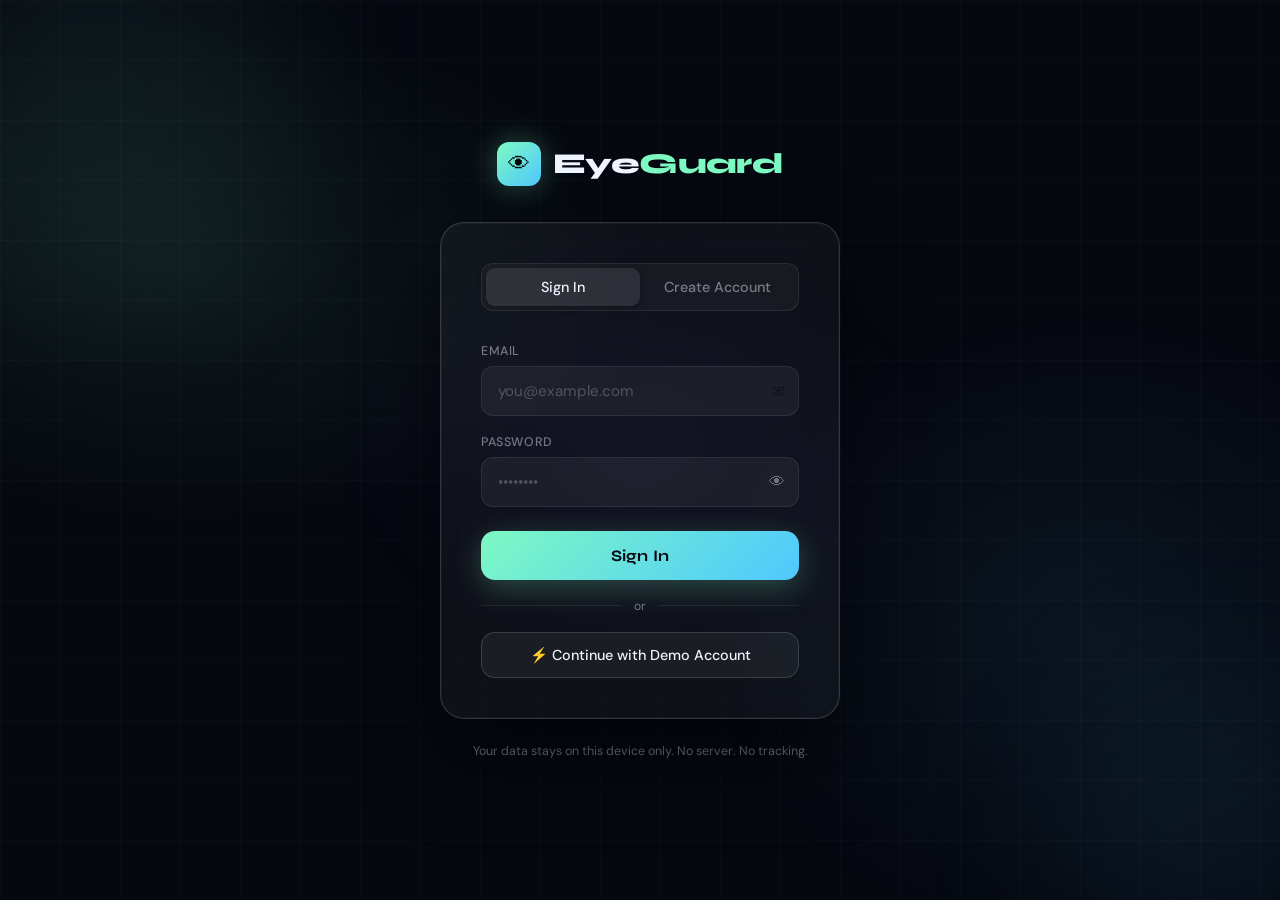
<file: index.html>
<!DOCTYPE html>
<html lang="en">
<head>
  <meta charset="UTF-8"/>
  <meta name="viewport" content="width=device-width, initial-scale=1.0"/>
  <title>EyeGuard — Dashboard</title>
  <link href="https://fonts.googleapis.com/css2?family=Syne:wght@400;600;700;800&family=DM+Sans:ital,wght@0,300;0,400;0,500;1,300&display=swap" rel="stylesheet"/>
  <link rel="stylesheet" href="style.css"/>
</head>
<body>
  <div class="bg-scene"></div>
  <div class="grid-lines"></div>
  <div class="orb orb1"></div>
  <div class="orb orb2"></div>
 
  <!-- Sidebar -->
  <aside class="sidebar">
    <div class="sidebar-logo">
      <div class="eye-icon-sm">👁</div>
      <span class="logo-text">Eye<b>Guard</b></span>
    </div>
 
    <nav class="sidebar-nav">
      <a class="nav-item active" href="#" data-page="dashboard">
        <span class="nav-icon">◉</span> Dashboard
      </a>
      <a class="nav-item" href="#" data-page="history">
        <span class="nav-icon">◈</span> History
      </a>
      <a class="nav-item" href="#" data-page="settings">
        <span class="nav-icon">◎</span> Settings
      </a>
    </nav>
 
    <div class="sidebar-user">
      <div class="avatar" id="user-avatar">?</div>
      <div class="user-info">
        <div class="user-name" id="user-name">Loading...</div>
        <div class="user-email" id="user-email"></div>
      </div>
      <button class="logout-btn" onclick="logout()" title="Sign out">⏻</button>
    </div>
  </aside>
 
  <!-- Main -->
  <main class="main">
 
    <!-- Top Bar -->
    <div class="topbar">
      <div class="topbar-left">
        <div class="page-title">Live Monitor</div>
        <div class="session-chip" id="session-chip">
          <span class="chip-dot"></span>
          Session: <span id="session-time">00:00:00</span>
        </div>
      </div>
      <div class="topbar-right">
        <div class="api-status" id="api-status">
          <span class="status-dot dot-off"></span> API Disconnected
        </div>
        <button class="btn-monitor" id="toggle-btn" onclick="toggleMonitor()">
          <span id="btn-icon">▶</span>
          <span id="btn-label">Start</span>
        </button>
      </div>
    </div>
 
    <!-- Dashboard Page -->
    <div class="page" id="page-dashboard">
      <div class="dashboard-grid">
 
        <!-- Camera -->
        <div class="glass-card camera-card">
          <div class="card-header">
            <span class="card-label">Live Feed</span>
            <div id="live-badge" class="live-badge live-idle">● IDLE</div>
          </div>
          <div class="video-container">
            <video id="video" autoplay muted playsinline></video>
            <canvas id="canvas" class="hidden-canvas"></canvas>
            <!-- Scan line overlay -->
            <div class="scan-overlay" id="scan-overlay"></div>
            <!-- Corner decorations -->
            <div class="corner tl"></div>
            <div class="corner tr"></div>
            <div class="corner bl"></div>
            <div class="corner br"></div>
            <!-- Eye state pill -->
            <div class="eye-state-pill" id="eye-state-pill">👁 Waiting...</div>
          </div>
          <!-- Mini stats under video -->
          <div class="mini-stats">
            <div class="mini-stat">
              <span class="ms-label">Frames</span>
              <span class="ms-val" id="ms-frames">0</span>
            </div>
            <div class="mini-stat">
              <span class="ms-label">Last scan</span>
              <span class="ms-val" id="ms-last">--</span>
            </div>
            <div class="mini-stat">
              <span class="ms-label">State</span>
              <span class="ms-val" id="ms-state">--</span>
            </div>
          </div>
        </div>
 
        <!-- Right column: metrics + gauge -->
        <div class="right-column">
 
          <!-- Strain Gauge -->
          <div class="glass-card gauge-card">
            <div class="card-header">
              <span class="card-label">Strain Score</span>
              <span class="card-hint" id="strain-hint">—</span>
            </div>
            <div class="gauge-area">
              <svg class="gauge-svg" viewBox="0 0 220 130">
                <defs>
                  <linearGradient id="gGrad" x1="0%" y1="0%" x2="100%" y2="0%">
                    <stop offset="0%"   stop-color="#7DF9C2"/>
                    <stop offset="50%"  stop-color="#FFD166"/>
                    <stop offset="100%" stop-color="#FF6B6B"/>
                  </linearGradient>
                </defs>
                <!-- Track -->
                <path d="M24 110 A88 88 0 0 1 196 110" fill="none" stroke="rgba(255,255,255,0.06)" stroke-width="14" stroke-linecap="round"/>
                <!-- Gradient fill -->
                <path id="gauge-fill" d="M24 110 A88 88 0 0 1 196 110" fill="none" stroke="url(#gGrad)" stroke-width="14" stroke-linecap="round"
                      stroke-dasharray="277" stroke-dashoffset="277" style="transition:stroke-dashoffset 1s cubic-bezier(.4,0,.2,1)"/>
                <!-- Score text -->
                <text id="gauge-num" x="110" y="96" text-anchor="middle" font-family="Syne,sans-serif" font-size="36" font-weight="800" fill="#F0F4FF">0</text>
                <text x="110" y="116" text-anchor="middle" font-family="DM Sans,sans-serif" font-size="10" fill="rgba(240,244,255,0.4)">/100 strain</text>
              </svg>
              <div class="gauge-ticks">
                <span>Low</span><span>Moderate</span><span>High</span>
              </div>
            </div>
          </div>
 
          <!-- 4 Metric Cards -->
          <div class="metrics-grid">
            <div class="metric-card" id="mc-ear">
              <div class="mc-top">
                <span class="mc-label">EAR</span>
                <span class="mc-icon">👁</span>
              </div>
              <div class="mc-value" id="v-ear">—</div>
              <div class="mc-bar-wrap"><div class="mc-bar" id="b-ear"></div></div>
              <div class="mc-sub">Normal &gt; 0.25</div>
            </div>
            <div class="metric-card" id="mc-blink">
              <div class="mc-top">
                <span class="mc-label">Blink Rate</span>
                <span class="mc-icon">✦</span>
              </div>
              <div class="mc-value" id="v-blink">— <small>/min</small></div>
              <div class="mc-bar-wrap"><div class="mc-bar" id="b-blink"></div></div>
              <div class="mc-sub">Normal 15–20/min</div>
            </div>
            <div class="metric-card" id="mc-red">
              <div class="mc-top">
                <span class="mc-label">Redness</span>
                <span class="mc-icon">◈</span>
              </div>
              <div class="mc-value" id="v-red">—%</div>
              <div class="mc-bar-wrap"><div class="mc-bar" id="b-red"></div></div>
              <div class="mc-sub">Normal &lt; 10%</div>
            </div>
            <div class="metric-card" id="mc-pupil">
              <div class="mc-top">
                <span class="mc-label">Pupil</span>
                <span class="mc-icon">◎</span>
              </div>
              <div class="mc-value" id="v-pupil">—</div>
              <div class="mc-bar-wrap"><div class="mc-bar" id="b-pupil"></div></div>
              <div class="mc-sub">Relative ratio</div>
            </div>
          </div>
        </div>
 
        <!-- Suggestions -->
        <div class="glass-card suggestions-card">
          <div class="card-header">
            <span class="card-label">AI Recommendations</span>
            <div class="rag-chips">
              <span class="chip chip-rag">RAG</span>
              <span class="chip chip-lc">LangChain</span>
            </div>
            <button class="refresh-btn" id="refresh-btn" onclick="fetchSuggestions()" disabled>↻ Refresh</button>
          </div>
          <div class="suggestions-body" id="suggestions-body">
            <div class="suggest-placeholder">
              <div class="suggest-icon">🧠</div>
              <p>Start monitoring to receive AI-powered eye health recommendations based on your real-time metrics.</p>
            </div>
          </div>
        </div>
 
      </div>
    </div>
 
    <!-- History Page -->
    <div class="page hidden" id="page-history">
      <div class="glass-card" style="padding:40px;">
        <div class="card-label" style="margin-bottom:20px;">Session History</div>
        <div id="history-list"><p style="color:var(--muted);font-size:0.9rem;">No sessions recorded yet. Start monitoring to build your history.</p></div>
      </div>
    </div>
 
    <!-- Settings Page -->
    <div class="page hidden" id="page-settings">
      <div class="glass-card" style="padding:40px;max-width:560px;">
        <div class="card-label" style="margin-bottom:24px;">Settings</div>
        <div class="setting-row">
          <div>
            <div class="setting-title">API Endpoint</div>
            <div class="setting-sub">Your ngrok URL from Google Colab</div>
          </div>
          <input type="text" id="api-input" class="setting-input" placeholder="https://xxxx.ngrok-free.app"/>
        </div>
        <div class="setting-row">
          <div>
            <div class="setting-title">Scan Interval</div>
            <div class="setting-sub">How often to send frames to API</div>
          </div>
          <select class="setting-select" id="interval-select">
            <option value="1000">Every 1s</option>
            <option value="2000" selected>Every 2s</option>
            <option value="3000">Every 3s</option>
            <option value="5000">Every 5s</option>
          </select>
        </div>
        <div class="setting-row">
          <div>
            <div class="setting-title">20-20-20 Reminders</div>
            <div class="setting-sub">Alert every 20 minutes</div>
          </div>
          <label class="toggle-sw">
            <input type="checkbox" id="reminder-toggle" checked/>
            <span class="sw-track"></span>
          </label>
        </div>
        <div class="setting-row">
          <div>
            <div class="setting-title">High Strain Alert</div>
            <div class="setting-sub">Notify when strain score &gt; 70</div>
          </div>
          <label class="toggle-sw">
            <input type="checkbox" id="alert-toggle" checked/>
            <span class="sw-track"></span>
          </label>
        </div>
        <button class="btn-save" onclick="saveSettings()">Save Settings</button>
      </div>
    </div>
 
  </main>
 
  <!-- Toast container -->
  <div id="toasts"></div>
 
  <!-- 20-20-20 Modal -->
  <div class="modal-backdrop hidden" id="modal-backdrop">
    <div class="modal-box">
      <div class="modal-icon">👁</div>
      <div class="modal-title">20-20-20 Break Time!</div>
      <p class="modal-body">You've been working for 20 minutes.<br>Look at something <strong>20 feet away</strong> for <strong>20 seconds</strong> to relax your eye muscles.</p>
      <div class="modal-timer" id="modal-timer">20</div>
      <button class="modal-btn" onclick="closeModal()">Got it, starting now</button>
    </div>
  </div>
 
  <script src="app.js"></script>
</body>
</html>
</file>
<file: style.css>
/* ─── Reset & Tokens ─────────────────────────────────────────────────────── */
*, *::before, *::after { box-sizing: border-box; margin: 0; padding: 0; }

:root {
  --bg:        #060810;
  --surface:   rgba(255,255,255,0.04);
  --surface2:  rgba(255,255,255,0.07);
  --border:    rgba(255,255,255,0.08);
  --border2:   rgba(255,255,255,0.14);
  --accent:    #7DF9C2;
  --accent2:   #4FC8FF;
  --warn:      #FFD166;
  --danger:    #FF6B6B;
  --text:      #F0F4FF;
  --muted:     rgba(240,244,255,0.42);
  --muted2:    rgba(240,244,255,0.22);
  --sidebar-w: 220px;
  --radius:    18px;
  --radius-sm: 12px;
}

html, body { height: 100%; overflow: hidden; }

body {
  font-family: 'DM Sans', sans-serif;
  background: var(--bg);
  color: var(--text);
  display: flex;
}

/* ─── Background ─────────────────────────────────────────────────────────── */
.bg-scene {
  position: fixed; inset: 0; z-index: 0; pointer-events: none;
  background:
    radial-gradient(ellipse 60% 50% at 10% 20%, rgba(125,249,194,0.06) 0%, transparent 60%),
    radial-gradient(ellipse 50% 60% at 90% 80%, rgba(79,200,255,0.06) 0%, transparent 60%),
    radial-gradient(ellipse 40% 40% at 55% 45%, rgba(120,60,255,0.04) 0%, transparent 60%);
}

.grid-lines {
  position: fixed; inset: 0; z-index: 0; pointer-events: none;
  background-image:
    linear-gradient(rgba(255,255,255,0.018) 1px, transparent 1px),
    linear-gradient(90deg, rgba(255,255,255,0.018) 1px, transparent 1px);
  background-size: 60px 60px;
}

.orb {
  position: fixed; border-radius: 50%; filter: blur(90px); z-index: 0;
  pointer-events: none; animation: drift 14s ease-in-out infinite;
}
.orb1 { width: 500px; height: 500px; background: rgba(125,249,194,0.05); top: -150px; left: -150px; animation-delay: 0s; }
.orb2 { width: 400px; height: 400px; background: rgba(79,200,255,0.05); bottom: -120px; right: -120px; animation-delay: -7s; }
@keyframes drift {
  0%,100% { transform: translate(0,0) scale(1); }
  33%      { transform: translate(40px,-25px) scale(1.04); }
  66%      { transform: translate(-25px,40px) scale(0.97); }
}

/* ─── Sidebar ─────────────────────────────────────────────────────────────── */
.sidebar {
  position: relative; z-index: 10;
  width: var(--sidebar-w);
  min-height: 100vh;
  display: flex; flex-direction: column;
  background: rgba(255,255,255,0.03);
  border-right: 1px solid var(--border);
  backdrop-filter: blur(20px);
  padding: 28px 16px;
  flex-shrink: 0;
}

.sidebar-logo {
  display: flex; align-items: center; gap: 10px;
  margin-bottom: 40px; padding: 0 6px;
}

.eye-icon-sm {
  width: 34px; height: 34px;
  background: linear-gradient(135deg, var(--accent), var(--accent2));
  border-radius: 9px;
  display: flex; align-items: center; justify-content: center;
  font-size: 16px;
  box-shadow: 0 0 20px rgba(125,249,194,0.25);
  flex-shrink: 0;
}

.logo-text {
  font-family: 'Syne', sans-serif;
  font-size: 1.1rem;
  font-weight: 700;
  color: var(--text);
}
.logo-text b { color: var(--accent); font-weight: 800; }

.sidebar-nav {
  display: flex; flex-direction: column; gap: 4px;
  flex: 1;
}

.nav-item {
  display: flex; align-items: center; gap: 10px;
  padding: 11px 14px;
  border-radius: var(--radius-sm);
  color: var(--muted);
  text-decoration: none;
  font-size: 0.88rem; font-weight: 500;
  transition: all 0.2s;
  cursor: pointer;
}
.nav-item:hover { background: var(--surface2); color: var(--text); }
.nav-item.active {
  background: rgba(125,249,194,0.1);
  color: var(--accent);
  border: 1px solid rgba(125,249,194,0.18);
}

.nav-icon { font-size: 14px; }

.sidebar-user {
  display: flex; align-items: center; gap: 10px;
  padding: 12px;
  background: var(--surface);
  border-radius: var(--radius-sm);
  border: 1px solid var(--border);
  margin-top: 16px;
}

.avatar {
  width: 34px; height: 34px;
  background: linear-gradient(135deg, var(--accent), var(--accent2));
  border-radius: 50%;
  display: flex; align-items: center; justify-content: center;
  font-family: 'Syne', sans-serif;
  font-weight: 700; font-size: 0.85rem;
  color: #060810;
  flex-shrink: 0;
}

.user-info { flex: 1; min-width: 0; }
.user-name  { font-size: 0.82rem; font-weight: 500; color: var(--text); white-space: nowrap; overflow: hidden; text-overflow: ellipsis; }
.user-email { font-size: 0.7rem; color: var(--muted); white-space: nowrap; overflow: hidden; text-overflow: ellipsis; }

.logout-btn {
  background: none; border: none;
  color: var(--muted); font-size: 14px;
  cursor: pointer; padding: 4px;
  border-radius: 6px;
  transition: color 0.2s, background 0.2s;
  flex-shrink: 0;
}
.logout-btn:hover { color: var(--danger); background: rgba(255,107,107,0.1); }

/* ─── Main ───────────────────────────────────────────────────────────────── */
.main {
  flex: 1; display: flex; flex-direction: column;
  min-height: 100vh; overflow: hidden;
  position: relative; z-index: 5;
}

/* ─── Topbar ─────────────────────────────────────────────────────────────── */
.topbar {
  display: flex; align-items: center; justify-content: space-between;
  padding: 18px 28px;
  border-bottom: 1px solid var(--border);
  background: rgba(6,8,16,0.6);
  backdrop-filter: blur(10px);
  flex-shrink: 0;
}

.topbar-left { display: flex; align-items: center; gap: 20px; }
.topbar-right { display: flex; align-items: center; gap: 14px; }

.page-title {
  font-family: 'Syne', sans-serif;
  font-size: 1.1rem; font-weight: 700;
  color: var(--text);
}

.session-chip {
  display: flex; align-items: center; gap: 7px;
  padding: 5px 12px;
  background: var(--surface);
  border: 1px solid var(--border);
  border-radius: 20px;
  font-size: 0.78rem;
  color: var(--muted);
  font-variant-numeric: tabular-nums;
  font-family: 'DM Mono', monospace;
}

.chip-dot {
  width: 6px; height: 6px; border-radius: 50%;
  background: var(--muted2);
  transition: background 0.3s;
}
.chip-dot.live { background: var(--accent); box-shadow: 0 0 8px var(--accent); animation: pulse 2s infinite; }
@keyframes pulse { 0%,100%{opacity:1} 50%{opacity:.5} }

.api-status {
  display: flex; align-items: center; gap: 7px;
  font-size: 0.75rem; color: var(--muted);
}
.status-dot { width: 7px; height: 7px; border-radius: 50%; }
.dot-off  { background: var(--muted2); }
.dot-on   { background: var(--accent); box-shadow: 0 0 8px var(--accent); animation: pulse 2s infinite; }
.dot-warn { background: var(--warn);   box-shadow: 0 0 8px var(--warn); }

.btn-monitor {
  display: flex; align-items: center; gap: 8px;
  padding: 10px 22px;
  background: linear-gradient(135deg, var(--accent), var(--accent2));
  border: none; border-radius: 12px;
  color: #060810;
  font-family: 'Syne', sans-serif;
  font-size: 0.9rem; font-weight: 700;
  cursor: pointer;
  box-shadow: 0 6px 24px rgba(125,249,194,0.2);
  transition: opacity 0.2s, transform 0.15s, box-shadow 0.2s;
}
.btn-monitor:hover   { opacity: 0.88; transform: translateY(-1px); box-shadow: 0 10px 32px rgba(125,249,194,0.3); }
.btn-monitor:active  { transform: none; }
.btn-monitor.stop    { background: linear-gradient(135deg, #FF6B6B, #FF8E53); box-shadow: 0 6px 24px rgba(255,107,107,0.2); }

/* ─── Pages ──────────────────────────────────────────────────────────────── */
.page { flex: 1; overflow-y: auto; padding: 24px 28px; }
.page.hidden { display: none !important; }

/* ─── Dashboard Grid ─────────────────────────────────────────────────────── */
.dashboard-grid {
  display: grid;
  grid-template-columns: 1fr 1fr;
  grid-template-rows: auto auto;
  gap: 18px;
}

/* ─── Glass Card ─────────────────────────────────────────────────────────── */
.glass-card {
  background: rgba(255,255,255,0.03);
  backdrop-filter: blur(20px);
  -webkit-backdrop-filter: blur(20px);
  border: 1px solid var(--border2);
  border-radius: var(--radius);
  padding: 22px;
  box-shadow: 0 0 0 1px rgba(255,255,255,0.02) inset, 0 20px 60px rgba(0,0,0,0.3);
}

.card-header {
  display: flex; align-items: center; gap: 10px;
  margin-bottom: 16px; flex-wrap: wrap;
}

.card-label {
  font-size: 0.72rem;
  font-weight: 600;
  text-transform: uppercase;
  letter-spacing: 0.1em;
  color: var(--muted);
}

.card-hint { margin-left: auto; font-size: 0.78rem; color: var(--muted); }

/* ─── Camera Card ───────────────────────────────────────────────────────── */
.camera-card { grid-column: 1; grid-row: 1; }

.video-container {
  position: relative;
  background: #000;
  border-radius: 12px;
  overflow: hidden;
  aspect-ratio: 4/3;
}

video {
  width: 100%; height: 100%;
  object-fit: cover;
  display: block;
  transform: scaleX(-1); /* MIRROR */
}

.hidden-canvas { display: none; }

/* Scan line animation */
.scan-overlay {
  position: absolute; inset: 0;
  pointer-events: none;
  background: linear-gradient(
    to bottom,
    transparent 0%,
    rgba(125,249,194,0.04) 49%,
    rgba(125,249,194,0.08) 50%,
    transparent 51%
  );
  background-size: 100% 8px;
  opacity: 0;
  transition: opacity 0.4s;
}
.scan-overlay.active { opacity: 1; animation: scanMove 3s linear infinite; }
@keyframes scanMove { from{background-position:0 0} to{background-position:0 100%} }

/* Corner brackets */
.corner {
  position: absolute; width: 20px; height: 20px;
  border-color: var(--accent); border-style: solid;
  opacity: 0.6;
}
.corner.tl { top: 10px; left: 10px;  border-width: 2px 0 0 2px; border-radius: 3px 0 0 0; }
.corner.tr { top: 10px; right: 10px; border-width: 2px 2px 0 0; border-radius: 0 3px 0 0; }
.corner.bl { bottom: 10px; left: 10px;  border-width: 0 0 2px 2px; border-radius: 0 0 0 3px; }
.corner.br { bottom: 10px; right: 10px; border-width: 0 2px 2px 0; border-radius: 0 0 3px 0; }

.eye-state-pill {
  position: absolute; bottom: 10px; left: 50%; transform: translateX(-50%);
  background: rgba(6,8,16,0.75);
  backdrop-filter: blur(10px);
  border: 1px solid var(--border2);
  border-radius: 20px;
  padding: 5px 14px;
  font-size: 0.75rem;
  color: var(--text);
  white-space: nowrap;
}

.live-badge {
  margin-left: auto;
  padding: 4px 10px;
  border-radius: 20px;
  font-size: 0.68rem; font-weight: 700; letter-spacing: 0.06em;
}
.live-idle    { background: rgba(255,255,255,0.06); color: var(--muted); }
.live-active  { background: rgba(125,249,194,0.12); color: var(--accent); border: 1px solid rgba(125,249,194,0.25); }
.live-warn    { background: rgba(255,209,102,0.12); color: var(--warn);   border: 1px solid rgba(255,209,102,0.25); }
.live-danger  { background: rgba(255,107,107,0.12); color: var(--danger); border: 1px solid rgba(255,107,107,0.25); }

.mini-stats {
  display: flex; gap: 0;
  border-top: 1px solid var(--border);
  margin-top: 14px;
}
.mini-stat {
  flex: 1; text-align: center; padding: 10px 6px;
  border-right: 1px solid var(--border);
}
.mini-stat:last-child { border-right: none; }
.ms-label { display: block; font-size: 0.65rem; color: var(--muted); margin-bottom: 3px; text-transform: uppercase; letter-spacing: 0.06em; }
.ms-val   { font-size: 0.88rem; font-weight: 500; font-variant-numeric: tabular-nums; }

/* ─── Right Column ───────────────────────────────────────────────────────── */
.right-column {
  grid-column: 2; grid-row: 1;
  display: flex; flex-direction: column; gap: 18px;
}

/* ─── Gauge Card ─────────────────────────────────────────────────────────── */
.gauge-card { flex-shrink: 0; }

.gauge-area { display: flex; flex-direction: column; align-items: center; }

.gauge-svg { width: 180px; }

.gauge-ticks {
  display: flex; justify-content: space-between;
  width: 180px;
  font-size: 0.65rem; color: var(--muted);
  margin-top: -4px;
}

/* ─── Metrics Grid ───────────────────────────────────────────────────────── */
.metrics-grid {
  display: grid; grid-template-columns: 1fr 1fr; gap: 12px;
  flex: 1;
}

.metric-card {
  background: rgba(255,255,255,0.03);
  border: 1px solid var(--border);
  border-radius: var(--radius-sm);
  padding: 16px;
  transition: border-color 0.3s, background 0.3s;
}
.metric-card.state-warn   { border-color: rgba(255,209,102,0.35); background: rgba(255,209,102,0.04); }
.metric-card.state-danger { border-color: rgba(255,107,107,0.35); background: rgba(255,107,107,0.04); }
.metric-card.state-ok     { border-color: rgba(125,249,194,0.25); }

.mc-top {
  display: flex; justify-content: space-between; align-items: center;
  margin-bottom: 8px;
}
.mc-label { font-size: 0.7rem; text-transform: uppercase; letter-spacing: 0.08em; color: var(--muted); font-weight: 600; }
.mc-icon  { font-size: 13px; opacity: 0.5; }

.mc-value {
  font-family: 'Syne', sans-serif;
  font-size: 1.5rem; font-weight: 700;
  margin-bottom: 10px;
  transition: color 0.3s;
}
.mc-value small { font-size: 0.7rem; font-weight: 400; color: var(--muted); font-family: 'DM Sans', sans-serif; }

.mc-bar-wrap {
  height: 3px; background: rgba(255,255,255,0.08);
  border-radius: 2px; overflow: hidden; margin-bottom: 8px;
}
.mc-bar {
  height: 100%; width: 0%;
  background: var(--accent);
  border-radius: 2px;
  transition: width 0.7s cubic-bezier(.4,0,.2,1), background 0.4s;
}

.mc-sub { font-size: 0.68rem; color: var(--muted); }

/* Metric color states */
.state-ok   .mc-value { color: var(--accent); }
.state-warn .mc-value { color: var(--warn); }
.state-warn .mc-bar   { background: var(--warn); }
.state-danger .mc-value { color: var(--danger); }
.state-danger .mc-bar   { background: var(--danger); }

/* ─── Suggestions Card ───────────────────────────────────────────────────── */
.suggestions-card { grid-column: 1 / -1; }

.rag-chips { display: flex; gap: 6px; }
.chip {
  padding: 3px 9px;
  border-radius: 12px;
  font-size: 0.65rem; font-weight: 700; letter-spacing: 0.06em;
}
.chip-rag { background: rgba(125,249,194,0.12); color: var(--accent); border: 1px solid rgba(125,249,194,0.2); }
.chip-lc  { background: rgba(79,200,255,0.12);  color: var(--accent2); border: 1px solid rgba(79,200,255,0.2); }

.refresh-btn {
  margin-left: auto;
  background: none; border: 1px solid var(--border2);
  color: var(--muted);
  padding: 5px 14px;
  border-radius: 8px; font-size: 0.78rem;
  cursor: pointer; transition: all 0.2s;
}
.refresh-btn:hover:not(:disabled) { border-color: var(--accent); color: var(--accent); }
.refresh-btn:disabled { opacity: 0.35; cursor: not-allowed; }

.suggestions-body {
  min-height: 80px;
  padding: 16px;
  background: rgba(0,0,0,0.2);
  border-radius: 10px;
  font-size: 0.88rem;
  line-height: 1.75;
  color: var(--text);
  white-space: pre-wrap;
  border: 1px solid var(--border);
}

.suggest-placeholder {
  display: flex; align-items: flex-start; gap: 14px;
}
.suggest-icon { font-size: 22px; flex-shrink: 0; margin-top: 2px; }
.suggest-placeholder p { color: var(--muted); font-style: italic; line-height: 1.6; }

/* ─── Toast ──────────────────────────────────────────────────────────────── */
#toasts {
  position: fixed; bottom: 24px; right: 24px;
  display: flex; flex-direction: column; gap: 10px; z-index: 1000;
  pointer-events: none;
}
.toast {
  background: rgba(20,24,40,0.95);
  backdrop-filter: blur(20px);
  border: 1px solid var(--border2);
  border-radius: 14px;
  padding: 14px 18px;
  font-size: 0.85rem;
  max-width: 320px;
  pointer-events: auto;
  animation: toastIn 0.35s cubic-bezier(.34,1.56,.64,1);
  box-shadow: 0 20px 40px rgba(0,0,0,0.4);
  border-left: 3px solid var(--accent);
}
.toast.warn   { border-left-color: var(--warn); }
.toast.danger { border-left-color: var(--danger); }
@keyframes toastIn { from{transform:translateX(40px);opacity:0} to{transform:none;opacity:1} }

/* ─── Modal ──────────────────────────────────────────────────────────────── */
.modal-backdrop {
  position: fixed; inset: 0; z-index: 500;
  background: rgba(6,8,16,0.8);
  backdrop-filter: blur(8px);
  display: flex; align-items: center; justify-content: center;
}
.modal-backdrop.hidden { display: none; }

.modal-box {
  background: rgba(20,24,40,0.97);
  border: 1px solid var(--border2);
  border-radius: 24px;
  padding: 44px 40px;
  max-width: 400px; width: 90%;
  text-align: center;
  box-shadow: 0 40px 80px rgba(0,0,0,0.5);
  animation: modalIn 0.4s cubic-bezier(.34,1.56,.64,1);
}
@keyframes modalIn { from{transform:scale(0.85);opacity:0} to{transform:none;opacity:1} }

.modal-icon  { font-size: 40px; margin-bottom: 16px; }
.modal-title { font-family: 'Syne', sans-serif; font-size: 1.4rem; font-weight: 800; margin-bottom: 12px; }
.modal-body  { color: var(--muted); line-height: 1.7; font-size: 0.92rem; margin-bottom: 24px; }
.modal-body strong { color: var(--text); }

.modal-timer {
  font-family: 'Syne', sans-serif;
  font-size: 3.5rem; font-weight: 800;
  color: var(--accent);
  margin-bottom: 28px;
  font-variant-numeric: tabular-nums;
}

.modal-btn {
  width: 100%;
  padding: 14px;
  background: linear-gradient(135deg, var(--accent), var(--accent2));
  border: none; border-radius: 12px;
  color: #060810;
  font-family: 'Syne', sans-serif;
  font-size: 0.95rem; font-weight: 700;
  cursor: pointer;
  transition: opacity 0.2s;
}
.modal-btn:hover { opacity: 0.88; }

/* ─── History ────────────────────────────────────────────────────────────── */
.history-item {
  display: flex; align-items: center; gap: 16px;
  padding: 14px 16px;
  background: var(--surface);
  border: 1px solid var(--border);
  border-radius: var(--radius-sm);
  margin-bottom: 10px;
}
.hi-date  { font-size: 0.78rem; color: var(--muted); min-width: 140px; }
.hi-score { font-family: 'Syne', sans-serif; font-size: 1.1rem; font-weight: 700; }
.hi-dur   { font-size: 0.78rem; color: var(--muted); margin-left: auto; }

/* ─── Settings ───────────────────────────────────────────────────────────── */
.setting-row {
  display: flex; align-items: center; justify-content: space-between;
  gap: 20px; padding: 16px 0;
  border-bottom: 1px solid var(--border);
}
.setting-row:last-of-type { border-bottom: none; }
.setting-title { font-size: 0.9rem; font-weight: 500; margin-bottom: 3px; }
.setting-sub   { font-size: 0.75rem; color: var(--muted); }

.setting-input {
  width: 220px;
  background: var(--surface);
  border: 1px solid var(--border2);
  border-radius: 10px;
  padding: 9px 14px;
  color: var(--text);
  font-family: 'DM Sans', sans-serif;
  font-size: 0.85rem;
  outline: none;
}
.setting-input:focus { border-color: rgba(125,249,194,0.5); }

.setting-select {
  background: var(--surface);
  border: 1px solid var(--border2);
  border-radius: 10px;
  padding: 9px 14px;
  color: var(--text);
  font-family: 'DM Sans', sans-serif;
  font-size: 0.85rem;
  outline: none; cursor: pointer;
}

/* Toggle switch */
.toggle-sw { position: relative; cursor: pointer; }
.toggle-sw input { opacity: 0; width: 0; height: 0; position: absolute; }
.sw-track {
  display: block; width: 44px; height: 24px;
  background: rgba(255,255,255,0.1);
  border-radius: 12px;
  transition: background 0.3s;
  position: relative;
}
.sw-track::after {
  content: '';
  position: absolute; top: 3px; left: 3px;
  width: 18px; height: 18px;
  background: #fff; border-radius: 50%;
  transition: transform 0.3s;
  box-shadow: 0 2px 6px rgba(0,0,0,0.3);
}
.toggle-sw input:checked + .sw-track { background: var(--accent); }
.toggle-sw input:checked + .sw-track::after { transform: translateX(20px); }

.btn-save {
  margin-top: 20px;
  padding: 12px 28px;
  background: linear-gradient(135deg, var(--accent), var(--accent2));
  border: none; border-radius: 12px;
  color: #060810;
  font-family: 'Syne', sans-serif;
  font-size: 0.9rem; font-weight: 700;
  cursor: pointer;
  transition: opacity 0.2s;
}
.btn-save:hover { opacity: 0.88; }

/* ─── Scrollbar ──────────────────────────────────────────────────────────── */
::-webkit-scrollbar { width: 6px; }
::-webkit-scrollbar-track { background: transparent; }
::-webkit-scrollbar-thumb { background: rgba(255,255,255,0.1); border-radius: 3px; }
::-webkit-scrollbar-thumb:hover { background: rgba(255,255,255,0.2); }

/* ─── Responsive ─────────────────────────────────────────────────────────── */
@media (max-width: 900px) {
  .dashboard-grid { grid-template-columns: 1fr; }
  .right-column { grid-column: 1; grid-row: auto; }
  .suggestions-card { grid-column: 1; }
  .sidebar { width: 60px; }
  .logo-text, .nav-item span:last-child, .user-info, .logout-btn { display: none; }
  .nav-item { justify-content: center; }
}

/* ─── Suggestion Items ───────────────────────────────────────────────────── */
.suggest-item {
  display: flex; gap: 10px; align-items: flex-start;
  padding: 10px 0;
  border-bottom: 1px solid var(--border);
  font-size: 0.88rem; line-height: 1.6;
}
.suggest-item:last-child { border-bottom: none; }
.suggest-bullet {
  color: var(--accent); font-weight: 700;
  flex-shrink: 0; margin-top: 1px;
}
</file>
